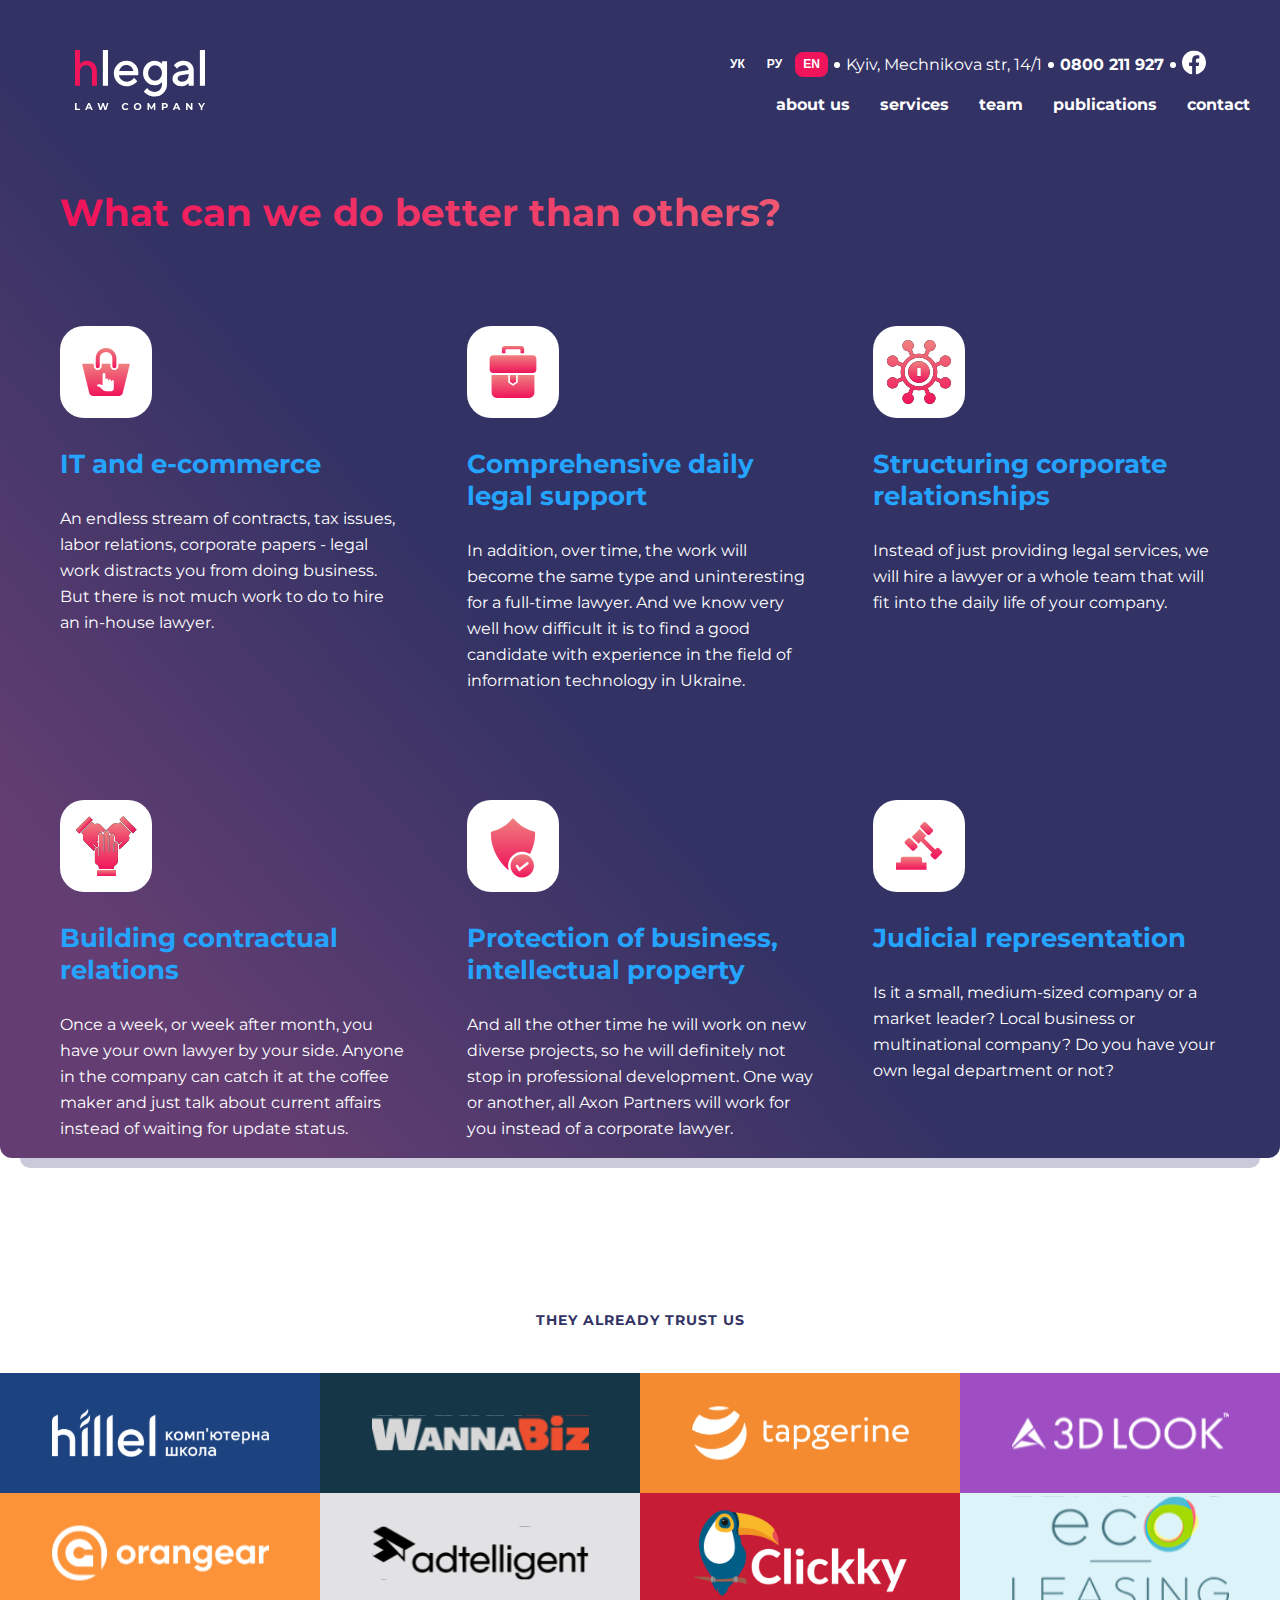
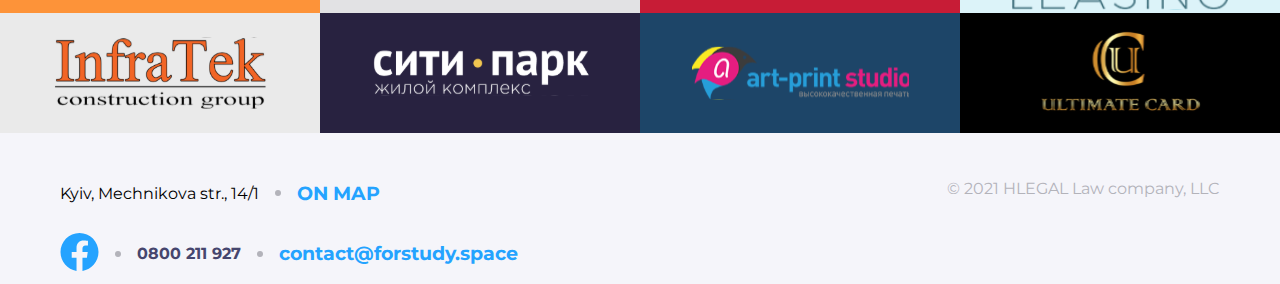
<file: services.html>
<!DOCTYPE html>
<html lang="en">
<head>
    <meta charset="UTF-8">
    <meta http-equiv="X-UA-Compatible" content="IE=edge">
    <meta name="viewport" content="width=device-width, initial-scale=1.0">
    <link rel="stylesheet" href="style1.css">
    <title>Document</title>
</head>
<body>
    <div id="main">
        <div id="header-section">
            <header>
              <div class="contacts">
                <div class="lang-container">
                  <button class="lang-container__btn">ук</button>
                  <button class="lang-container__btn">ру</button>
                  <button class="lang-container__btn lang-container__btn_active">en</button>
                </div>
                <div class="address">
                  <span class="divider "></span>
                  Kyiv, Mechnikova str, 14/1
                  <span class="divider "></span>
                </div>
                <a href="tel:+380800211927" class="phone">0800 211 927</a>
                <span class="divider"></span>
                <div class="social-icon">
                   <a href="#"> <img src="images/Facebook-Header.svg" alt="social-icon"> </a>
                </div>
                </div>
                
            <div class="logo-container">
                <a href="#" class="logo-link">
                <img src="images/Logo.svg" alt="logo" class="logo">
                </a>
                <div class="burger-menu">
                    <a class="burger" href="#">☰</a>
                </div>
            </div>
            <nav class="menu">
                <ul class="menu-items">
                    <li class="menu-item"><a href="#">about us </a>
                    
                    </li>
                    <li class="menu-item"><a href="#"> services </a></li>
                    <li class="menu-item"><a href="#"> team </a></li>
                    <li class="menu-item"><a href="#"> publications </a></li>
                    <li class="menu-item"><a href="#"> contact </a></li>     
                </ul>
            </nav>
            
            </header>
        </div>
            <section class="services">
                <div class="link-and-text__block">
                    
                    <p class="text__block">What can we do better than others?</p>
                </div>
                <div class="cards__block">
                <div class="card__block">
                    <img src="images/Bag.svg" alt="bag">
                    <p class="card__title"><a href="#"> IT and e-commerce </a></p>
                    <p class="card__description">An endless stream of contracts, tax issues, labor relations, corporate papers - legal work distracts you from doing business. But there is not much work to do to hire an in-house lawyer.</p>
        
                </div>
                <div class="card__block">
                    <img src="images/Backpack.svg" alt="backpack">
                    <p class="card__title"><a href="#"> Comprehensive daily
                        legal support </a></p>
                    <p class="card__description">In addition, over time, the work will become the same type and uninteresting for a full-time lawyer. And we know very well how difficult it is to find a good candidate with experience in the field of information technology in Ukraine.</p>
        
        
                </div>
                <div class="card__block">
                    <img src="images/Circle.svg" alt="circle">
                    <p class="card__title"><a href="#"> Structuring corporate relationships </a></p>
                    <p class="card__description">Instead of just providing legal services, we will hire a lawyer or a whole team that will fit into the daily life of your company.</p>
                    
        
                </div>
                <div class="card__block">
                    <img src="images/hands.svg" alt="hands">
                    <p class="card__title"><a href="#"> Building contractual relations </a></p>
                    <p class="card__description">Once a week, or week after month, you have your own lawyer by your side. Anyone in the company can catch it at the coffee maker and just talk about current affairs instead of waiting for update status.</p>
                    
        
                </div>
                <div class="card__block">
                    <img src="images/shield.svg" alt="shield">
                    <p class="card__title"><a href="#">Protection of business, intellectual property </a></p>
                    <p class="card__description">And all the other time he will work on new diverse projects, so he will definitely not stop in professional development. One way or another, all Axon Partners will work for you instead of a corporate lawyer.</p>
                    
        
                </div>
                <div class="card__block">
                    <img src="images/Hammer.svg" alt="hammer">
                    <p class="card__title"><a href="#">Judicial representation</a></p>
                    <p class="card__description">Is it a small, medium-sized company or a market leader? Local business or multinational company? Do you have your own legal department or not?</p>
                </div>
                </div>
                </div>
                
               </section>
               <section class="partners__block">
                <p class="partners__block--text">THEY ALREADY TRUST US</p>
                <div class="partners__logos">
                    <div class="partner__logo--block ">
                   <a href="#"> <img class="partner__logo" src="images/hilel.svg" alt="hilel"> </a>
                    </div>
                    <div class="partner__logo--block">
                   <a href="#"> <img class="partner__logo" src="images/Wannabiz.svg" alt="wannabiz"> </a>
                    </div>
                    <div class="partner__logo--block">
                   <a href="#"> <img class="partner__logo" src="images/Tapgerine.svg" alt="tapgerine"></a>
                    </div>
                    <div class="partner__logo--block">
                   <a href="#"><img class="partner__logo" src="images/3dlook.svg" alt="3dlook"> </a>
                    </div>
                    <div class="partner__logo--block">
                   <a href="#"> <img class="partner__logo" src="images/orangear.svg" alt="orangear"> </a>
                    </div>
                    <div class="partner__logo--block">
                   <a href="#"><img class="partner__logo" src="images/adteligent.svg" alt="adtelligent"> </a>
                    </div>
                    <div class="partner__logo--block">
                    <a href="#"><img class="partner__logo partner__logo--hidden" src="images/clicky.svg" alt="clicky"> </a>
                    </div>
                    <div class="partner__logo--block">
                  <a href="#">  <img class="partner__logo partner__logo--hidden" src="images/eco-leasing.svg" alt="eco"> </a>
                    </div>
                    <div class="partner__logo--block">
                   <a href="#"> <img class="partner__logo partner__logo--hidden" src="images/infratek.svg" alt="infratek"> </a>
                    </div>
                    <div class="partner__logo--block">
                    <a href="#"><img class="partner__logo partner__logo--hidden" src="images/city-park.svg" alt="city-park"> </a>
                    </div>
                    <div class="partner__logo--block">
                   <a href="#"> <img class="partner__logo partner__logo--hidden" src="images/art-print.svg" alt="art"> </a>
                    </div>
                    <div class="partner__logo--block">
                  <a href="#">  <img class="partner__logo partner__logo--hidden" src="images/ultimate.svg" alt="ultimate"> </a>
                    </div>
                </div>
    
            </section>
            <footer>
                
                <div class="footer__information--block">
                    <div class="footer__address-block">
                        <div class="footer__address">
                        <p>Kyiv, Mechnikova str., 14/1</p>
                        <span class="address__divider"></span>
                        <h3 class="link__title"><a href="#">ON MAP</a></h3>
                        </div>
                        <div class="footer__contacts">
                           <a href="#"> <img src="images/icon.svg" alt="icon"></a>
                            <span class="address__divider"></span>
                            <p class="footer__phone">0800 211 927</p>
                            <span class="address__divider"></span>
                            <h3 class="link__title"><a href="#">contact@forstudy.space</a></h3>
                            
                        </div>
                    </div>
                    
                    <p class="copyright">© 2021 HLEGAL Law company, LLC</p>
                </div>
               </footer>
           
</body>
</html>
</file>
<file: style1.css>
@font-face {
  font-family: "Montserrat";
  src: url(fonts/Montserrat-Regular.woff) format(woff);
}
@font-face {
  font-family: "Montserrat";
  src: url(fonts/Montserrat-Bold.woff) format(woff);
  font-weight: 700;
}
*, *:before, *:after {
  box-sizing: border-box;
}

a {
  text-decoration: none;
}

body {
  margin: 0;
  min-height: 100vh;
  font-family: Montserrat, Verdana, Helvetica, sans-serif;
}

#main {
  position: relative;
  border-radius: 0px 0px 12px 12px;
  margin-bottom: 50px;
  background-image: linear-gradient(228.57deg, #323264 11.93%, #323264 57.17%, #643E72 87.46%);
}
@media (min-width: 768px) {
  #main {
    margin-bottom: 80px;
  }
}
#main::after {
  content: "";
  display: block;
  margin: 0 auto;
  left: 0;
  right: 0;
  width: calc(100% - 40px);
  height: 10px;
  background-color: #CACADB;
  border-radius: 0px 0px 12px 12px;
  position: absolute;
}

#header-section {
  position: relative;
  overflow-x: hidden;
  overflow-y: hidden;
}
header {
  display: grid;
  grid-template-areas: "contacts contacts contacts" "logo . menu";
  grid-template-columns: auto 1fr auto;
  position: relative;
  z-index: 1;
}
@media (min-width: 768px) {
  header {
    grid-template-areas: "contacts" "logo" "menu";
    grid-template-columns: unset;
  }
}
@media (min-width: 1024px) {
  header {
    grid-template-areas: "logo . contacts" "logo . menu";
    grid-template-columns: auto 1fr auto;
  }
}
header .contacts {
  grid-area: contacts;
  display: flex;
  align-items: center;
  justify-content: space-between;
  background-color: rgba(245, 245, 250, 0.2);
  padding: 10px 15px;
}
@media (min-width: 768px) {
  header .contacts {
    padding: 50px 60px 30px;
    background-color: transparent;
    justify-content: flex-start;
  }
}
@media (min-width: 1024px) {
  header .contacts {
    padding: 50px 60px 0;
  }
}
header .contacts .lang-container__btn {
  display: inline-flex;
  width: 33px;
  height: 25px;
  align-items: center;
  justify-content: center;
  color: #FFFFFF;
  font-weight: 700;
  font-size: 12px;
  line-height: 15px;
  text-transform: uppercase;
  background-color: transparent;
  border: 0;
}
header .contacts .lang-container__btn:hover, header .contacts .lang-container__btn:focus {
  cursor: pointer;
  background-color: #F0145A;
}
header .contacts .lang-container__btn_active {
  background-color: #F0145A;
  border-radius: 8px;
}
header .contacts .address {
  display: none;
}
@media (min-width: 768px) {
  header .contacts .address {
    display: inline-flex;
    align-items: center;
    color: #FFFFFF;
  }
}
@media (min-width: 1024px) {
  header .contacts .address {
    color: #FFFFFF;
  }
}
header .contacts .phone {
  font-weight: 700;
  color: #FFFFFF;
}
header .contacts .social-icon {
  display: none;
}
@media (min-width: 768px) {
  header .contacts .social-icon {
    display: inline-block;
  }
}
header .logo-container {
  grid-area: logo;
  padding-left: 15px;
  display: flex;
  align-items: center;
}
@media (min-width: 768px) {
  header .logo-container {
    padding-left: 60px;
    align-items: self-start;
  }
}
@media (min-width: 1024px) {
  header .logo-container {
    padding-top: 50px;
  }
}
header .logo-link {
  display: inline-block;
}
header .logo-link .logo {
  width: 69px;
  height: 57px;
}
@media (min-width: 768px) {
  header .logo-link .logo {
    width: 160px;
    height: 60px;
  }
}
header .menu {
  grid-area: menu;
  display: inline-flex;
  padding-right: 15px;
}
header .menu .menu__icon {
  display: inline-flex;
  align-self: center;
}
@media (min-width: 768px) {
  header .menu .menu__icon {
    display: none;
  }
}
header .menu .menu-items {
  display: none;
}
@media (min-width: 768px) {
  header .menu .menu-items {
    display: flex;
  }
}
@media (min-width: 1024px) {
  header .menu .menu-items {
    padding: 1px 0 0 100px;
    margin: 0;
  }
}

.menu-item {
  list-style-type: none;
  margin: 15px;
  font-weight: 700;
}
.menu-item a {
  color: #FFFFFF;
  text-decoration: none;
  position: relative;
}
.menu-item a:hover {
  color: #F0145A;
}
.menu-item a::after {
  content: "";
  width: 100%;
  height: 2px;
  background-color: #F0145A;
  position: absolute;
  bottom: -6px;
  left: 0;
  transform-origin: bottom right;
  transition: transform 0.3s ease-out;
  transform: scaleX(0);
}

.menu-item a:hover::after {
  transform: scaleX(1);
  transform-origin: bottom left;
}

.burger-menu {
  position: absolute;
  right: 10px;
  font-size: 30px;
}
@media (min-width: 768px) {
  .burger-menu {
    display: none;
  }
}

.burger {
  color: #FFFFFF;
}

.divider {
  display: none;
}
@media (min-width: 768px) {
  .divider {
    display: inline-block;
    width: 6px;
    height: 6px;
    border-radius: 100%;
    background-color: #FFFFFF;
    margin: 0 6px;
  }
}

.services {
  display: flex;
  flex-direction: column;
  padding-left: 30px;
}
@media (min-width: 768px) {
  .services {
    padding: 0 60px 0;
  }
}
@media (min-width: 1920px) {
  .services {
    padding-left: 160px;
  }
}

.cards__block {
  display: flex;
  flex-direction: column;
  flex-wrap: wrap;
  gap: 60px;
  padding-top: 30px;
  align-items: center;
}
@media (min-width: 768px) {
  .cards__block {
    flex-direction: row;
    padding-top: 60px;
    justify-content: center;
    align-items: unset;
  }
}

.link__block {
  font-size: 14px;
  display: flex;
  align-items: center;
}

.link-and-text__block {
  padding-top: 30px;
}
@media (min-width: 768px) {
  .link-and-text__block {
    padding-top: 60px;
  }
}

.link__title {
  color: #24A3FF;
}
.link__title a {
  color: #24A3FF;
}
.link__title a:hover {
  color: #F0145A;
  text-decoration: none;
}

.arrow {
  border: solid #24A3FF;
  border-width: 0 3px 3px 0;
  display: inline-block;
  padding: 3px;
}

.right {
  transform: rotate(-45deg);
  -webkit-transform: rotate(-45deg);
}

.text__block {
  display: flex;
  font-weight: 700;
  font-size: 30px;
  background: linear-gradient(90.13deg, #f0145a 0.84%, #ef8080 99.96%);
  -webkit-background-clip: text;
  -webkit-text-fill-color: transparent;
  background-clip: text;
  margin: 0;
}
@media (min-width: 768px) {
  .text__block {
    font-size: 38px;
  }
}

.card__block {
  padding-top: 30px;
}
@media (min-width: 768px) {
  .card__block {
    flex: 30%;
  }
}
@media (min-width: 1024px) {
  .card__block {
    flex: 25%;
  }
}

.card__title {
  color: #24A3FF;
  font-size: 26px;
  font-weight: 700;
}
.card__title a {
  color: #24A3FF;
  text-decoration: none;
}
.card__title a:hover {
  color: #F0145A;
}

.card__description {
  color: #FFFFFF;
  font-size: 16px;
  line-height: 26px;
}

.partners__block {
  display: flex;
  justify-content: center;
  align-items: center;
  padding-top: 60px;
  flex-direction: column;
  gap: 30px;
  overflow-x: hidden;
}
@media (min-width: 1920px) {
  .partners__block {
    padding-bottom: 60px;
  }
}

.partners__block--text {
  font-size: 14px;
  line-height: 17px;
  color: #323264;
  font-weight: 700;
  letter-spacing: 1px;
}

.partner__logo--block a {
  display: inherit;
}

.partners__logos {
  display: flex;
  flex-wrap: wrap;
  flex-direction: row;
  justify-content: center;
}
@media (min-width: 1920px) {
  .partners__logos {
    margin: 0 100px;
  }
}

.partner__logo--block {
  display: flex;
  justify-content: center;
  background: #1C4280;
  width: 375px;
  height: 120px;
  text-align: center;
  flex: 1;
}
@media (min-width: 768px) {
  .partner__logo--block {
    flex: 200px;
  }
}
@media (min-width: 1024px) {
  .partner__logo--block {
    flex: 300px;
  }
}
@media (min-width: 1440px) {
  .partner__logo--block {
    flex: 380px;
  }
}
@media (min-width: 1920px) {
  .partner__logo--block {
    flex: 400px;
  }
}

.partner__logo--block:nth-child(2) {
  background: #143646;
}

.partner__logo--block:nth-child(3) {
  background: #F48B30;
}

.partner__logo--block:nth-child(4) {
  background: #9E4DC3;
}

.partner__logo--block:nth-child(5) {
  background: #FD9339;
}

.partner__logo--block:nth-child(6) {
  background: #E2E2E4;
}

.partner__logo--block:nth-child(7) {
  background: #C71C36;
  display: none;
}
@media (min-width: 768px) {
  .partner__logo--block:nth-child(7) {
    display: flex;
  }
}

.partner__logo--block:nth-child(8) {
  background: #DCF3F9;
  display: none;
}
@media (min-width: 768px) {
  .partner__logo--block:nth-child(8) {
    display: flex;
  }
}

.partner__logo--block:nth-child(9) {
  background: #EAEAEA;
  display: none;
}
@media (min-width: 768px) {
  .partner__logo--block:nth-child(9) {
    display: flex;
  }
}

.partner__logo--block:nth-child(10) {
  background: #282240;
  display: none;
}
@media (min-width: 768px) {
  .partner__logo--block:nth-child(10) {
    display: flex;
  }
}

.partner__logo--block:nth-child(11) {
  background: #1D4568;
  display: none;
}
@media (min-width: 768px) {
  .partner__logo--block:nth-child(11) {
    display: flex;
  }
}

.partner__logo--block:nth-child(12) {
  background: #000000;
  display: none;
}
@media (min-width: 768px) {
  .partner__logo--block:nth-child(12) {
    display: flex;
  }
}

.partner__logo {
  width: 217px;
}

footer {
  background-color: #F5F5FA;
  padding-top: 30px;
}

.footer__divider__line {
  width: 315px;
  height: 2px;
  color: #E6E6F0;
  margin: 0 auto;
}
@media (min-width: 768px) {
  .footer__divider__line {
    width: 648px;
  }
}
@media (min-width: 1024px) {
  .footer__divider__line {
    width: 904px;
  }
}
@media (min-width: 1440px) {
  .footer__divider__line {
    width: 1320px;
  }
}
@media (min-width: 1920px) {
  .footer__divider__line {
    width: 1600px;
  }
}

.footer__information--block {
  display: flex;
  justify-content: center;
  gap: 30px;
  flex-direction: column;
  align-items: center;
  text-align: center;
}
@media (min-width: 768px) {
  .footer__information--block {
    flex-direction: row;
    justify-content: space-between;
    align-items: flex-start;
    padding: 0 60px;
  }
}
@media (min-width: 1920px) {
  .footer__information--block {
    padding: 0 160px;
  }
}

.footer__phone {
  font-size: 16px;
  line-height: 20px;
  font-weight: 700;
  color: #46466E;
  white-space: nowrap;
}

.copyright {
  font-size: 16px;
  color: #B3B3BA;
  line-height: 20px;
}

@media (min-width: 768px) {
  .footer__address {
    display: flex;
    align-items: center;
    gap: 10px;
  }
}

@media (min-width: 768px) {
  .footer__contacts {
    display: flex;
    align-items: center;
    gap: 10px;
  }
}

.address__divider {
  display: none;
}
@media (min-width: 768px) {
  .address__divider {
    display: inline-block;
    width: 6px;
    height: 6px;
    border-radius: 100%;
    background-color: #B3B3BA;
    margin: 0 6px;
  }
}

/*# sourceMappingURL=style1.css.map */
</file>
